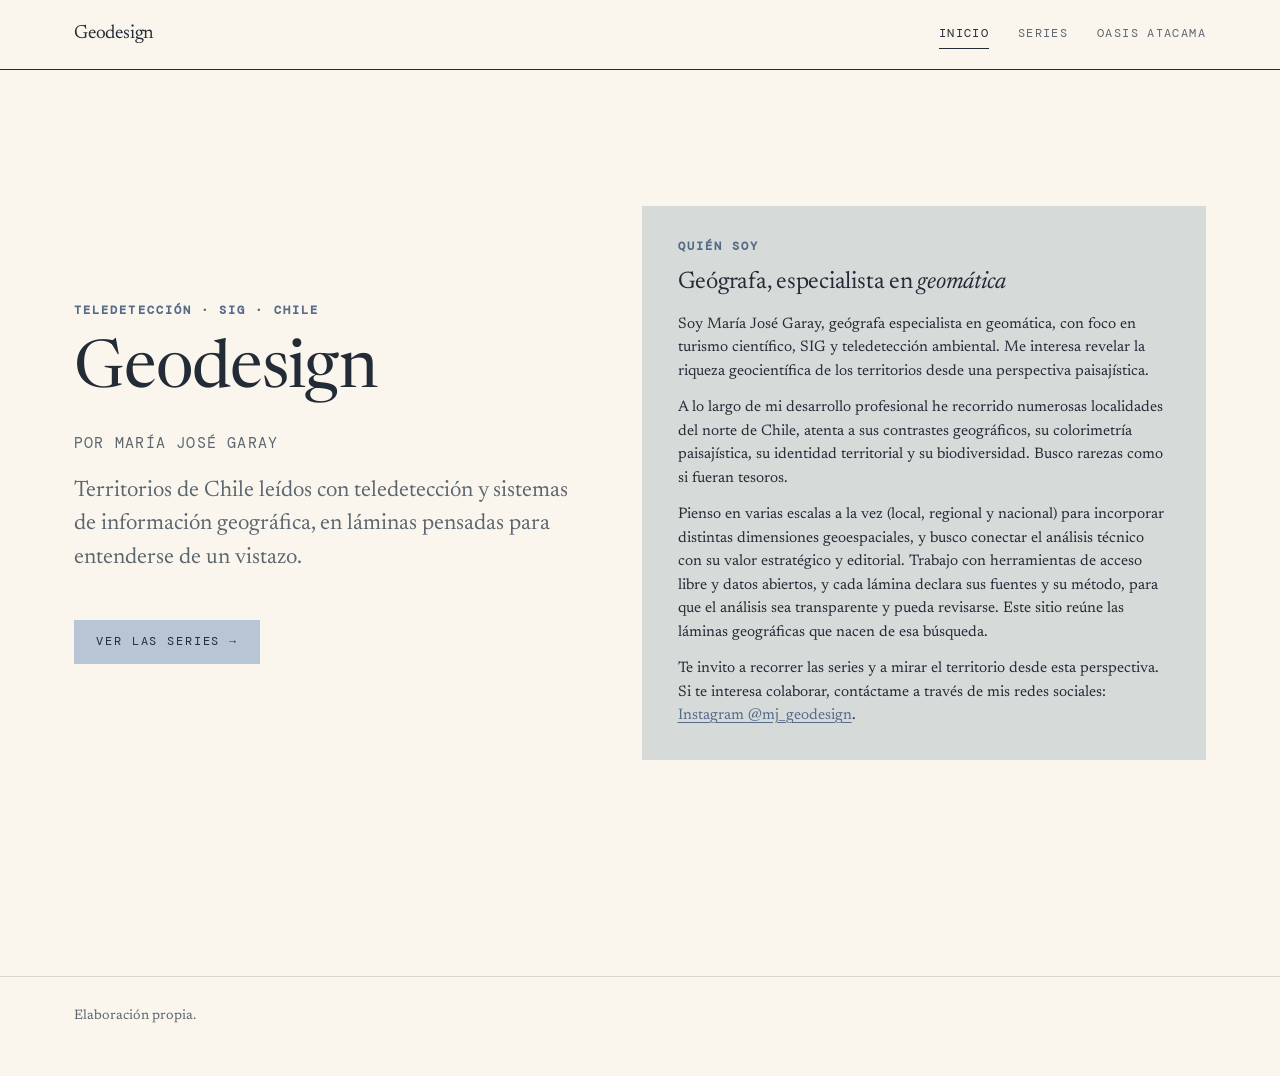
<file: index.html>
<!doctype html>
<html lang="es-CL">
<head>
<meta charset="utf-8">
<meta name="viewport" content="width=device-width,initial-scale=1">
<title>Geodesign · María José Garay</title>
<meta name="description" content="Láminas cartográficas de territorios de Chile, hechas con teledetección y SIG. Serie Oasis Atacama.">
<link rel="preconnect" href="https://fonts.googleapis.com"><link rel="preconnect" href="https://fonts.gstatic.com" crossorigin><link href="https://fonts.googleapis.com/css2?family=Newsreader:ital,opsz,wght@0,6..72,400;0,6..72,500;1,6..72,400&family=DM+Mono:wght@400;500&display=swap" rel="stylesheet">
<link rel="stylesheet" href="estilos.css">
</head>
<body>
<header class="sitio"><div class="wrap"><a class="marca" href="index.html">Geodesign</a><nav><a href="index.html" aria-current="page">Inicio</a><a href="series.html">Series</a><a href="oasis/index.html">Oasis Atacama</a></nav></div></header>
<main class="wrap">
<div class="inicio">
<section class="portada">
<p class="etiqueta">Teledetección · SIG · Chile</p>
<h1>Geodesign</h1>
<p class="firma">por María José Garay</p>
<p class="bajada" style="margin-top:1.2rem">Territorios de Chile leídos con teledetección y sistemas de información geográfica, en láminas pensadas para entenderse de un vistazo.</p>
<div><a class="boton" href="series.html">Ver las series →</a></div>
</section>
<section class="quien" id="quien-soy">
<p class="etiqueta">Quién soy</p><h2>Geógrafa, especialista en <em>geomática</em></h2>
<div>
<p>Soy María José Garay, geógrafa especialista en geomática, con foco en turismo científico, SIG y teledetección ambiental. Me interesa revelar la riqueza geocientífica de los territorios desde una perspectiva paisajística.</p>
<p>A lo largo de mi desarrollo profesional he recorrido numerosas localidades del norte de Chile, atenta a sus contrastes geográficos, su colorimetría paisajística, su identidad territorial y su biodiversidad. Busco rarezas como si fueran tesoros.</p>
<p>Pienso en varias escalas a la vez (local, regional y nacional) para incorporar distintas dimensiones geoespaciales, y busco conectar el análisis técnico con su valor estratégico y editorial. Trabajo con herramientas de acceso libre y datos abiertos, y cada lámina declara sus fuentes y su método, para que el análisis sea transparente y pueda revisarse. Este sitio reúne las láminas geográficas que nacen de esa búsqueda.</p>
<p>Te invito a recorrer las series y a mirar el territorio desde esta perspectiva. Si te interesa colaborar, contáctame a través de mis redes sociales: <a href="https://www.instagram.com/mj_geodesign/" target="_blank" rel="noopener">Instagram @mj_geodesign</a>.</p>
</div>
</section>
</div>
<!-- Aquí irá la selección de imágenes satelitales -->
</main>
<footer><div class="wrap">Elaboración propia.</div></footer>
</body>
</html>
</file>
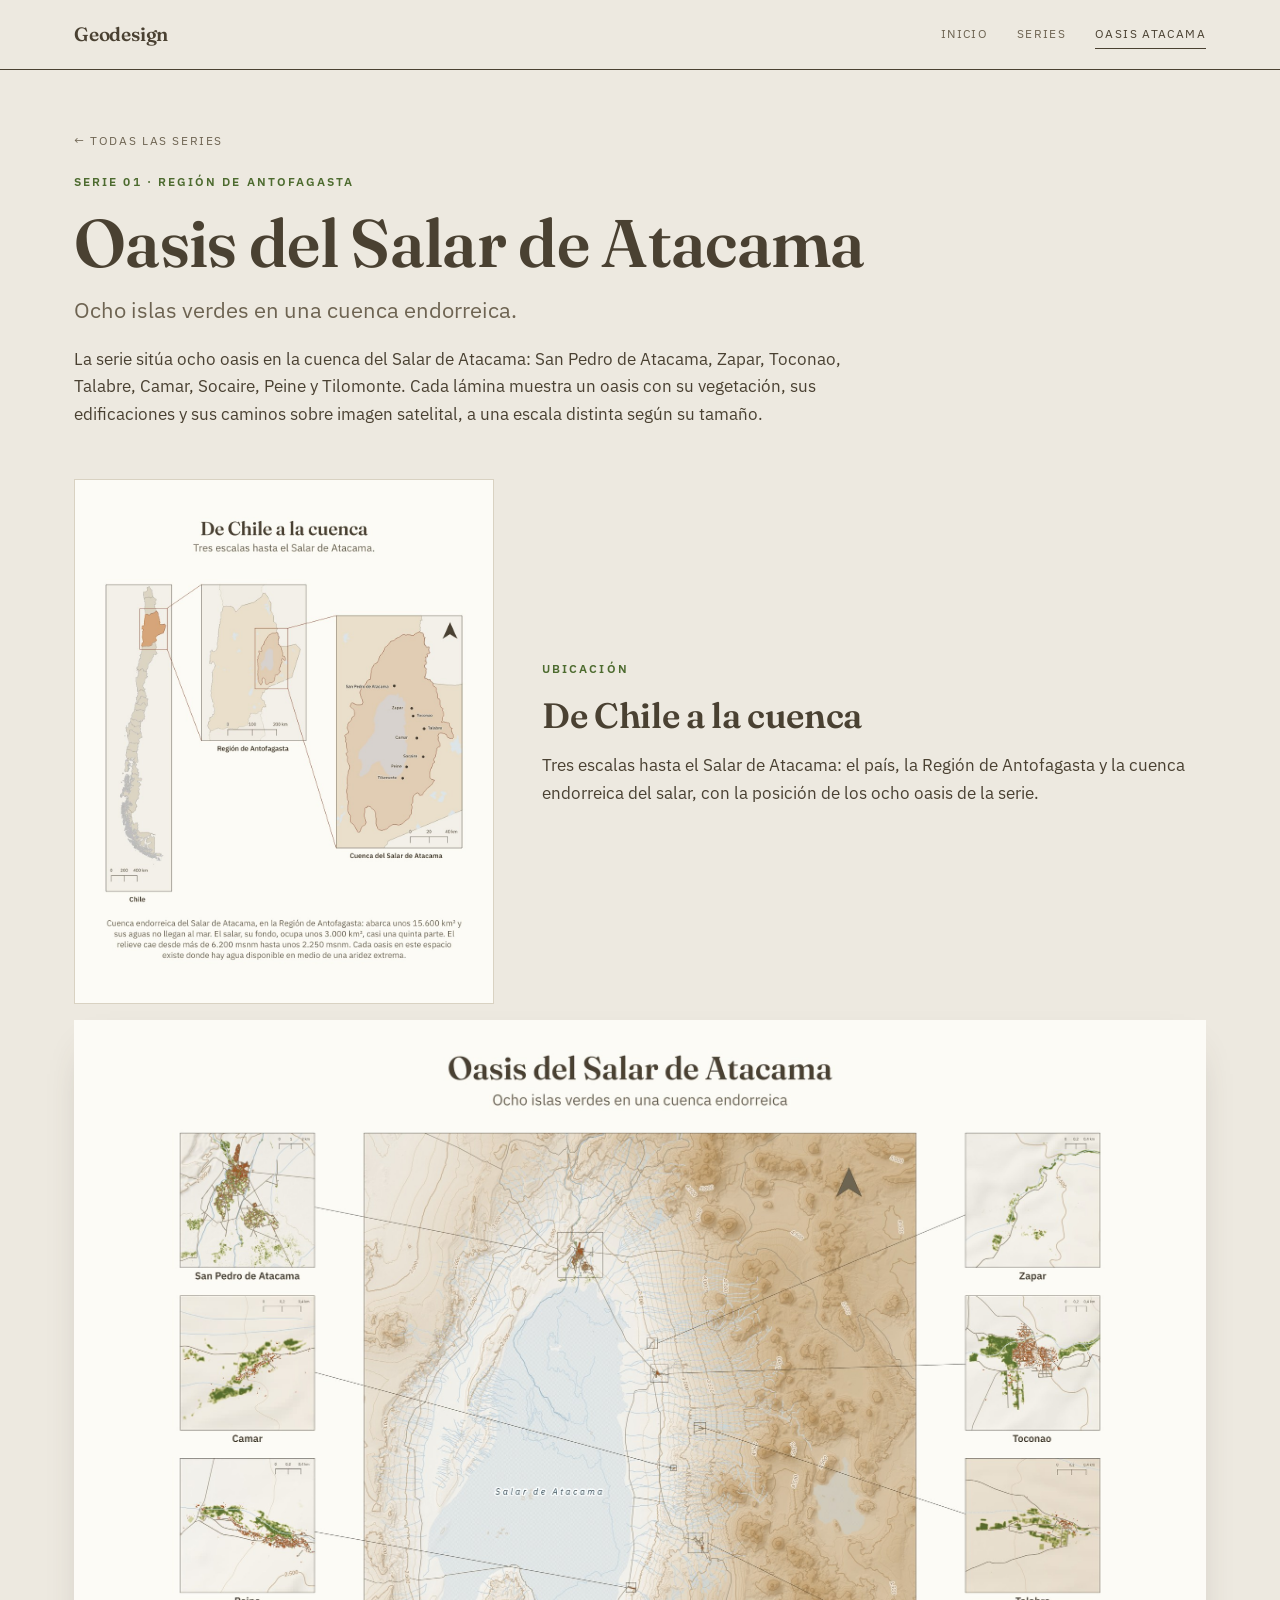
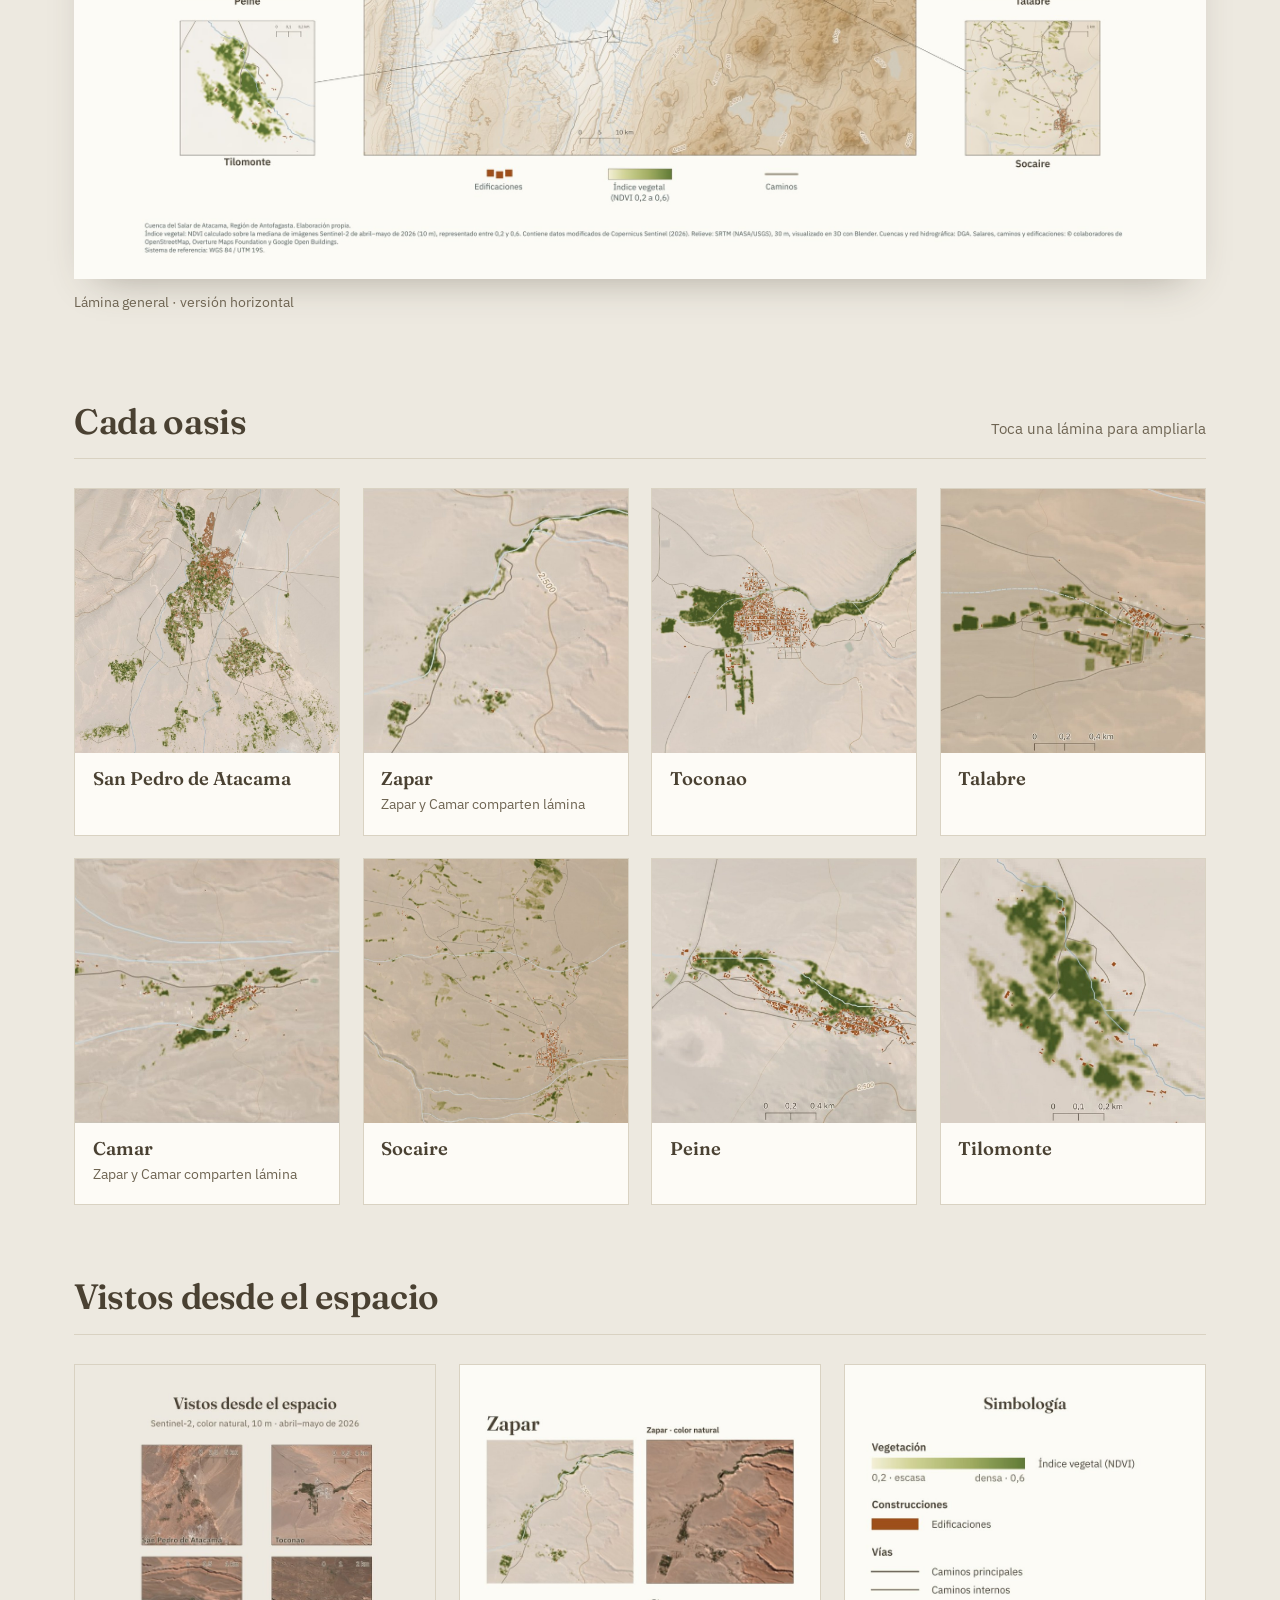
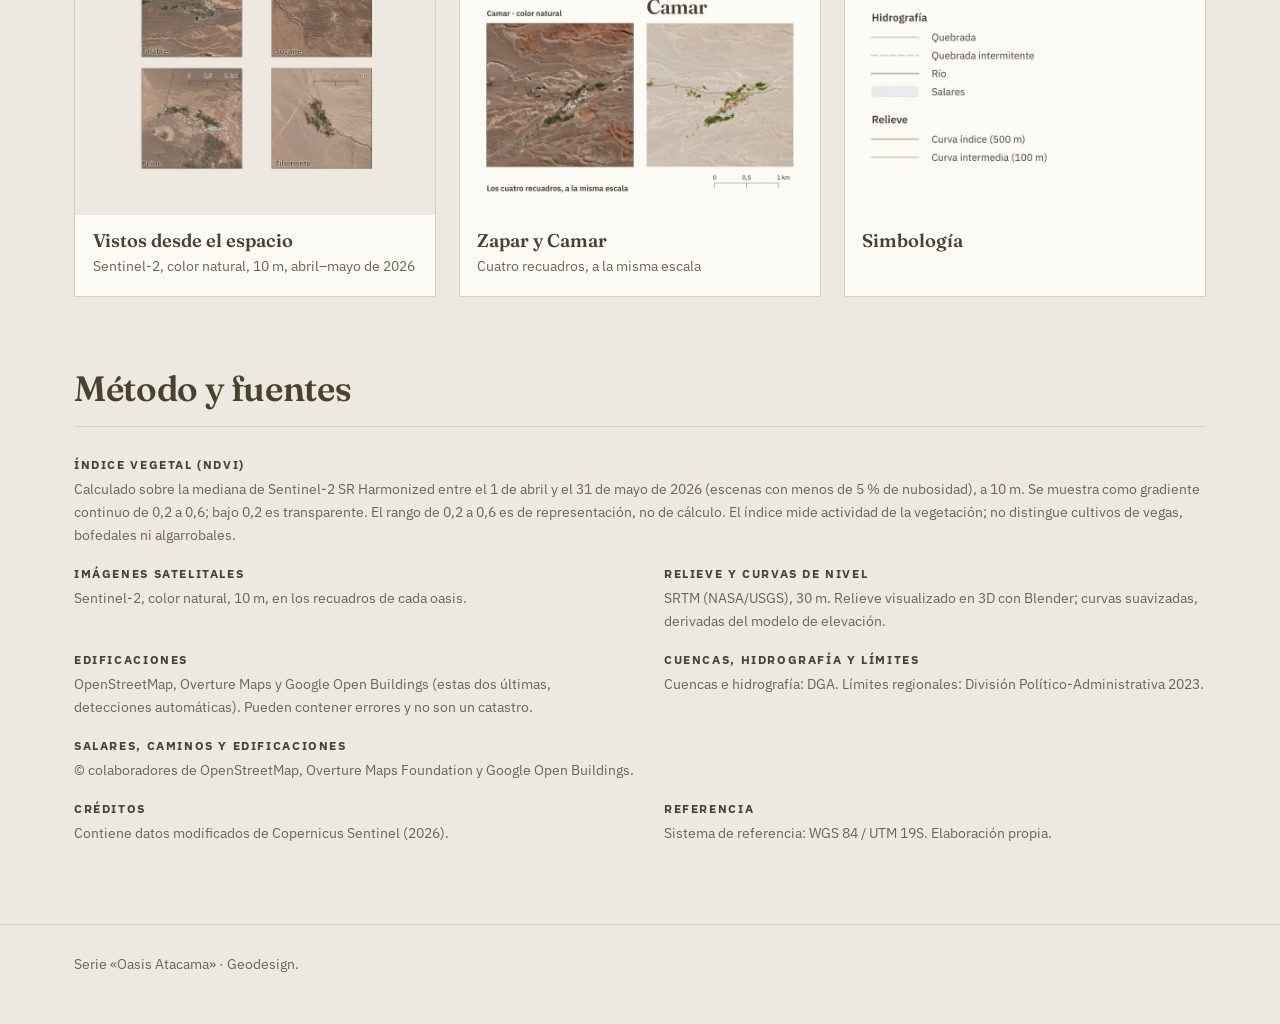
<file: oasis/index.html>
<!doctype html>
<html lang="es-CL">
<head>
<meta charset="utf-8">
<meta name="viewport" content="width=device-width,initial-scale=1">
<title>Oasis Atacama · Geodesign</title>
<meta name="description" content="Ocho islas verdes en una cuenca endorreica: los oasis del Salar de Atacama vistos con Sentinel-2.">
<link rel="preconnect" href="https://fonts.googleapis.com"><link rel="preconnect" href="https://fonts.gstatic.com" crossorigin><link href="https://fonts.googleapis.com/css2?family=Fraunces:opsz,wght@9..144,600&family=IBM+Plex+Sans:wght@400;600&display=swap" rel="stylesheet">
<link rel="stylesheet" href="../estilos.css">
</head>
<body class="tema-oasis">
<header class="sitio"><div class="wrap"><a class="marca" href="../index.html">Geodesign</a><nav><a href="../index.html">Inicio</a><a href="../series.html">Series</a><a href="../oasis/index.html" aria-current="page">Oasis Atacama</a></nav></div></header>
<main class="wrap">
<div class="titulo-pagina"><a class="volver" href="../series.html">← Todas las series</a><p class="etiqueta">Serie 01 · Región de Antofagasta</p><h1>Oasis del Salar de Atacama</h1><p class="bajada">Ocho islas verdes en una cuenca endorreica.</p><p style="margin-top:1.2rem">La serie sitúa ocho oasis en la cuenca del Salar de Atacama: San Pedro de Atacama, Zapar, Toconao, Talabre, Camar, Socaire, Peine y Tilomonte. Cada lámina muestra un oasis con su vegetación, sus edificaciones y sus caminos sobre imagen satelital, a una escala distinta según su tamaño.</p></div>
<section class="ubicacion"><figure class="ficha"><button type="button" data-full="../img/00_ubicacion.jpg" data-alt="Tres mapas encadenados: Chile con la Región de Antofagasta destacada, la región con la cuenca del Salar de Atacama destacada y la cuenca con la ubicación de los ocho oasis." aria-label="Ampliar lámina: De Chile a la cuenca"><img src="../img/00_ubicacion.jpg" width="1080" height="1350" alt="Tres mapas encadenados: Chile con la Región de Antofagasta destacada, la región con la cuenca del Salar de Atacama destacada y la cuenca con la ubicación de los ocho oasis." loading="eager"></button></figure><div><p class="etiqueta">Ubicación</p><h2>De Chile a la cuenca</h2><p>Tres escalas hasta el Salar de Atacama: el país, la Región de Antofagasta y la cuenca endorreica del salar, con la posición de los ocho oasis de la serie.</p></div></section>
<figure class="hero"><img src="../img/oasis_horizontal.jpg" width="2400" height="1823" alt="Lámina horizontal: mapa de la cuenca del Salar de Atacama al centro, con relieve y curvas de nivel, y ocho recuadros de detalle conectados a cada oasis." loading="eager"><figcaption><span>Lámina general · versión horizontal</span></figcaption></figure>
<section class="seccion"><header><h2>Cada oasis</h2><p>Toca una lámina para ampliarla</p></header><div class="grilla cuatro"><figure class="ficha"><button type="button" data-full="../img/02_san_pedro.jpg" data-alt="Mapa del oasis de San Pedro de Atacama sobre imagen satelital: vegetación en verde, edificaciones en marrón y caminos en gris." aria-label="Ampliar lámina: San Pedro de Atacama"><img src="../img/thumbs/02_san_pedro.jpg" width="900" height="900" alt="Mapa del oasis de San Pedro de Atacama sobre imagen satelital: vegetación en verde, edificaciones en marrón y caminos en gris." loading="lazy"></button><figcaption><strong>San Pedro de Atacama</strong></figcaption></figure><figure class="ficha"><button type="button" data-full="../img/10_zapar_camar.jpg" data-alt="Mapa del oasis de Zapar: vegetación verde a lo largo de una quebrada, junto a un camino, sobre relieve sombreado." aria-label="Ampliar lámina: Zapar"><img src="../img/thumbs/zapar.jpg" width="900" height="900" alt="Mapa del oasis de Zapar: vegetación verde a lo largo de una quebrada, junto a un camino, sobre relieve sombreado." loading="lazy"></button><figcaption><strong>Zapar</strong><span>Zapar y Camar comparten lámina</span></figcaption></figure><figure class="ficha"><button type="button" data-full="../img/03_toconao.jpg" data-alt="Mapa del oasis de Toconao: franjas de vegetación verde al oeste y al este del casco urbano, con edificaciones en marrón." aria-label="Ampliar lámina: Toconao"><img src="../img/thumbs/03_toconao.jpg" width="900" height="900" alt="Mapa del oasis de Toconao: franjas de vegetación verde al oeste y al este del casco urbano, con edificaciones en marrón." loading="lazy"></button><figcaption><strong>Toconao</strong></figcaption></figure><figure class="ficha"><button type="button" data-full="../img/04_talabre.jpg" data-alt="Mapa del oasis de Talabre: parcelas verdes alargadas alrededor del poblado, sobre imagen satelital." aria-label="Ampliar lámina: Talabre"><img src="../img/thumbs/04_talabre.jpg" width="900" height="900" alt="Mapa del oasis de Talabre: parcelas verdes alargadas alrededor del poblado, sobre imagen satelital." loading="lazy"></button><figcaption><strong>Talabre</strong></figcaption></figure><figure class="ficha"><button type="button" data-full="../img/10_zapar_camar.jpg" data-alt="Mapa del oasis de Camar: vegetación verde y edificaciones en marrón entre quebradas, sobre relieve sombreado." aria-label="Ampliar lámina: Camar"><img src="../img/thumbs/camar.jpg" width="900" height="900" alt="Mapa del oasis de Camar: vegetación verde y edificaciones en marrón entre quebradas, sobre relieve sombreado." loading="lazy"></button><figcaption><strong>Camar</strong><span>Zapar y Camar comparten lámina</span></figcaption></figure><figure class="ficha"><button type="button" data-full="../img/05_socaire.jpg" data-alt="Mapa del oasis de Socaire: parcelas verdes dispersas alrededor del poblado, con caminos en gris." aria-label="Ampliar lámina: Socaire"><img src="../img/thumbs/05_socaire.jpg" width="900" height="900" alt="Mapa del oasis de Socaire: parcelas verdes dispersas alrededor del poblado, con caminos en gris." loading="lazy"></button><figcaption><strong>Socaire</strong></figcaption></figure><figure class="ficha"><button type="button" data-full="../img/06_peine.jpg" data-alt="Mapa del oasis de Peine: vegetación verde y edificaciones en marrón dispuestas de forma alargada." aria-label="Ampliar lámina: Peine"><img src="../img/thumbs/06_peine.jpg" width="900" height="900" alt="Mapa del oasis de Peine: vegetación verde y edificaciones en marrón dispuestas de forma alargada." loading="lazy"></button><figcaption><strong>Peine</strong></figcaption></figure><figure class="ficha"><button type="button" data-full="../img/07_tilomonte.jpg" data-alt="Mapa del oasis de Tilomonte: mancha de vegetación verde con quebradas en azul y algunas edificaciones." aria-label="Ampliar lámina: Tilomonte"><img src="../img/thumbs/07_tilomonte.jpg" width="900" height="900" alt="Mapa del oasis de Tilomonte: mancha de vegetación verde con quebradas en azul y algunas edificaciones." loading="lazy"></button><figcaption><strong>Tilomonte</strong></figcaption></figure></div></section>
<section class="seccion"><header><h2>Vistos desde el espacio</h2></header><div class="grilla"><figure class="ficha"><button type="button" data-full="../img/08_vistos_desde_el_espacio.jpg" data-alt="Seis recuadros en color natural de los oasis, vistos con Sentinel-2." aria-label="Ampliar lámina: Vistos desde el espacio"><img src="../img/thumbs/08_vistos_desde_el_espacio.jpg" width="800" height="1000" alt="Seis recuadros en color natural de los oasis, vistos con Sentinel-2." loading="lazy"></button><figcaption><strong>Vistos desde el espacio</strong><span>Sentinel-2, color natural, 10 m, abril–mayo de 2026</span></figcaption></figure><figure class="ficha"><button type="button" data-full="../img/10_zapar_camar.jpg" data-alt="Zapar y Camar: cada oasis en color natural y con su vegetación, a la misma escala." aria-label="Ampliar lámina: Zapar y Camar"><img src="../img/thumbs/10_zapar_camar.jpg" width="800" height="1000" alt="Zapar y Camar: cada oasis en color natural y con su vegetación, a la misma escala." loading="lazy"></button><figcaption><strong>Zapar y Camar</strong><span>Cuatro recuadros, a la misma escala</span></figcaption></figure><figure class="ficha"><button type="button" data-full="../img/09_simbologia.jpg" data-alt="Simbología de la serie: índice vegetal, edificaciones, vías, hidrografía y curvas de nivel." aria-label="Ampliar lámina: Simbología"><img src="../img/thumbs/09_simbologia.jpg" width="800" height="1000" alt="Simbología de la serie: índice vegetal, edificaciones, vías, hidrografía y curvas de nivel." loading="lazy"></button><figcaption><strong>Simbología</strong></figcaption></figure></div></section>
<section class="seccion"><header><h2>Método y fuentes</h2></header>
<div class="metodo">
<p class="ancho"><strong>Índice vegetal (NDVI)</strong>Calculado sobre la mediana de Sentinel-2 SR Harmonized entre el 1 de abril y el 31 de mayo de 2026 (escenas con menos de 5&nbsp;% de nubosidad), a 10&nbsp;m. Se muestra como gradiente continuo de 0,2 a 0,6; bajo 0,2 es transparente. El rango de 0,2 a 0,6 es de representación, no de cálculo. El índice mide actividad de la vegetación; no distingue cultivos de vegas, bofedales ni algarrobales.</p>
<p><strong>Imágenes satelitales</strong>Sentinel-2, color natural, 10&nbsp;m, en los recuadros de cada oasis.</p>
<p><strong>Relieve y curvas de nivel</strong>SRTM (NASA/USGS), 30&nbsp;m. Relieve visualizado en 3D con Blender; curvas suavizadas, derivadas del modelo de elevación.</p>
<p><strong>Edificaciones</strong>OpenStreetMap, Overture Maps y Google Open Buildings (estas dos últimas, detecciones automáticas). Pueden contener errores y no son un catastro.</p>
<p><strong>Cuencas, hidrografía y límites</strong>Cuencas e hidrografía: DGA. Límites regionales: División Político-Administrativa 2023.</p>
<p class="ancho"><strong>Salares, caminos y edificaciones</strong>© colaboradores de OpenStreetMap, Overture Maps Foundation y Google Open Buildings.</p>
<p><strong>Créditos</strong>Contiene datos modificados de Copernicus Sentinel (2026).</p>
<p><strong>Referencia</strong>Sistema de referencia: WGS&nbsp;84 / UTM&nbsp;19S. Elaboración propia.</p>
</div></section>
</main>
<footer><div class="wrap">Serie «Oasis Atacama» · Geodesign.</div></footer>
<dialog id="visor"><form method="dialog"><button aria-label="Cerrar">Cerrar ✕</button></form><img id="visor-img" alt=""></dialog>
<script>
(function(){var d=document.getElementById("visor"),i=document.getElementById("visor-img");
if(!d||!d.showModal)return;
document.querySelectorAll("[data-full]").forEach(function(b){b.addEventListener("click",function(){i.src=b.dataset.full;i.alt=b.dataset.alt||"";d.showModal();});});
d.addEventListener("click",function(e){if(e.target===d)d.close();});})();
</script>
</body>
</html>
</file>
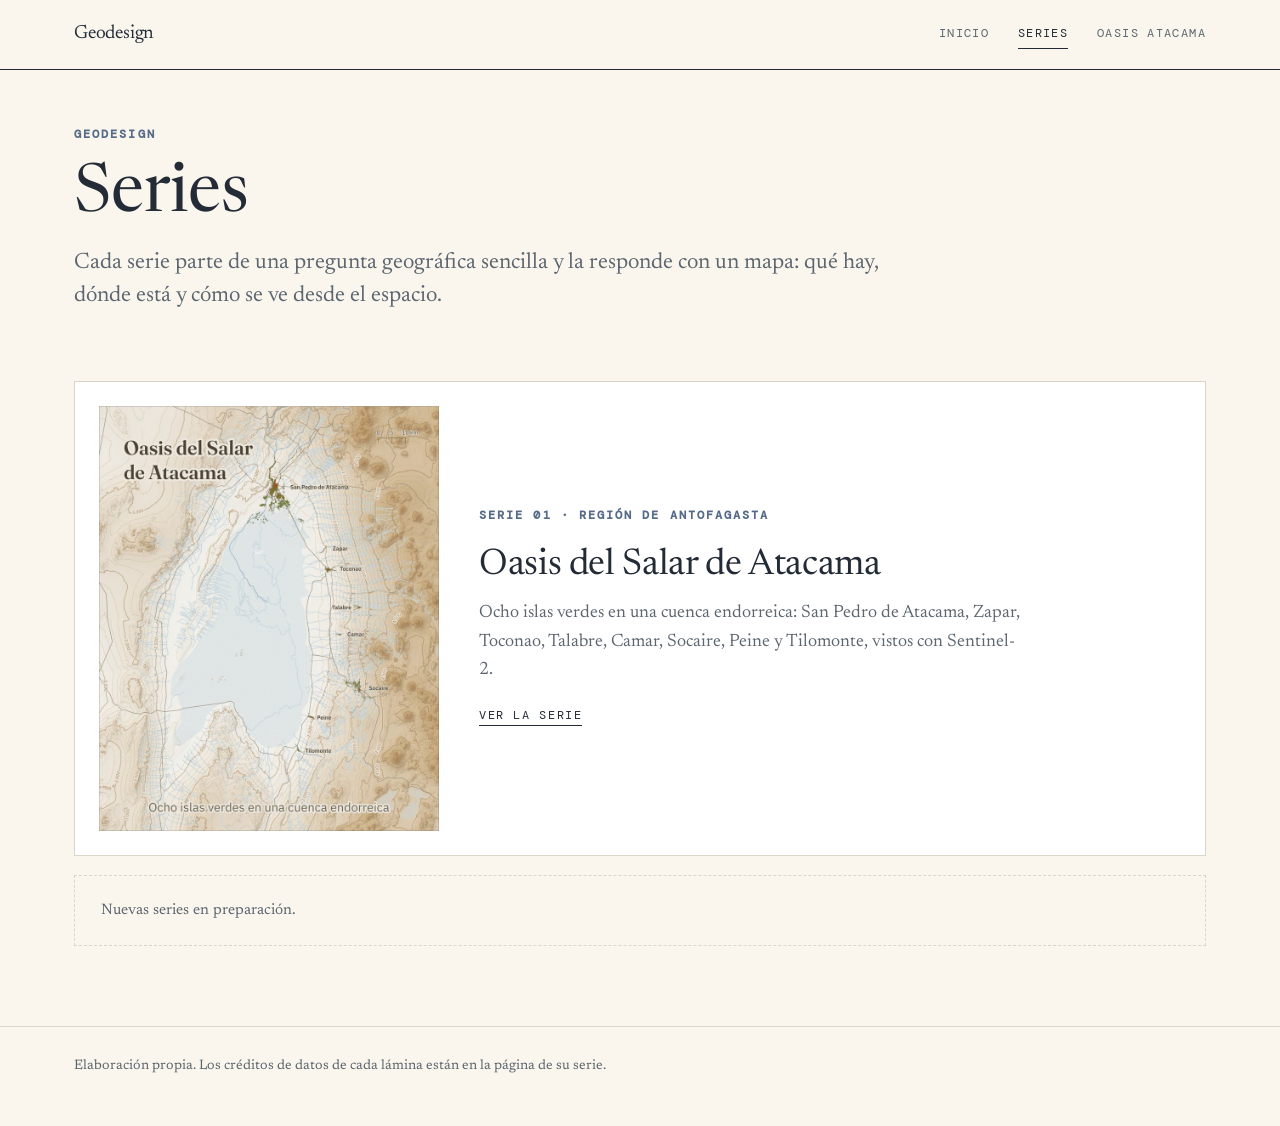
<file: series.html>
<!doctype html>
<html lang="es-CL">
<head>
<meta charset="utf-8">
<meta name="viewport" content="width=device-width,initial-scale=1">
<title>Series · Geodesign</title>
<meta name="description" content="Series de láminas geográficas: una por territorio.">
<link rel="preconnect" href="https://fonts.googleapis.com"><link rel="preconnect" href="https://fonts.gstatic.com" crossorigin><link href="https://fonts.googleapis.com/css2?family=Newsreader:ital,opsz,wght@0,6..72,400;0,6..72,500;1,6..72,400&family=DM+Mono:wght@400;500&display=swap" rel="stylesheet">
<link rel="stylesheet" href="estilos.css">
</head>
<body>
<header class="sitio"><div class="wrap"><a class="marca" href="index.html">Geodesign</a><nav><a href="index.html">Inicio</a><a href="series.html" aria-current="page">Series</a><a href="oasis/index.html">Oasis Atacama</a></nav></div></header>
<main class="wrap">
<div class="titulo-pagina"><p class="etiqueta">Geodesign</p><h1>Series</h1><p class="bajada">Cada serie parte de una pregunta geográfica sencilla y la responde con un mapa: qué hay, dónde está y cómo se ve desde el espacio.</p></div>
<section style="padding-top:1rem">
<a class="serie" href="oasis/index.html"><img src="img/thumbs/01_mapa_general.jpg" width="800" height="1000" alt="Mapa de la cuenca del Salar de Atacama con relieve y curvas de nivel; los oasis aparecen como manchas verdes." loading="lazy"><div><p class="etiqueta">Serie 01 · Región de Antofagasta</p><h3>Oasis del Salar de Atacama</h3><p>Ocho islas verdes en una cuenca endorreica: San Pedro de Atacama, Zapar, Toconao, Talabre, Camar, Socaire, Peine y Tilomonte, vistos con Sentinel-2.</p><span class="ir">Ver la serie</span></div></a>
<p class="nueva">Nuevas series en preparación.</p>
</section>
</main>
<footer><div class="wrap">Elaboración propia. Los créditos de datos de cada lámina están en la página de su serie.</div></footer>
</body>
</html>
</file>
<file: estilos.css>
:root{--texto:#232B36;--gris:#5C6670;--fondo:#FAF6ED;--leyenda:#FFFFFF;--linea:#DAD6C8;--acento:#566B88;--azul:#B8C5D5;--bruma:#D6DAD9;--crema:#E8E6D2;--mantequilla:#E8DFB4;--sombra:35,43,54;--velo:rgba(24,30,38,.85);--boton-hover:#232B36;--f-titulo:Newsreader,Georgia,serif;--f-texto:Newsreader,Georgia,serif;--f-mono:"DM Mono","Courier New",monospace;--peso-titulo:400;--tam-base:18px}
/* tema de serie: Oasis Atacama (paleta propia de las láminas) */
.tema-oasis{--texto:#4A4132;--gris:#6E6452;--fondo:#EDE9E0;--leyenda:#FDFBF6;--linea:#d9d2c2;--acento:#4d6b2f;--azul:#d9d2c2;--bruma:#E4DED0;--crema:#EDE9E0;--mantequilla:#E4DED0;--sombra:74,65,50;--velo:rgba(40,34,24,.82);--boton-hover:#2f2920;--f-titulo:Fraunces,Georgia,serif;--f-texto:"IBM Plex Sans",system-ui,sans-serif;--f-mono:"IBM Plex Sans",system-ui,sans-serif;--peso-titulo:600;--tam-base:17px}
*{box-sizing:border-box}
html{-webkit-text-size-adjust:100%;scroll-behavior:smooth}
body{margin:0;background:var(--fondo);color:var(--texto);font-family:var(--f-texto);line-height:1.6;font-size:var(--tam-base);-webkit-font-smoothing:antialiased}
a{color:inherit}
.wrap{max-width:1180px;margin:0 auto;padding:0 24px}
/* cabecera */
header.sitio{border-bottom:1px solid var(--texto)}
header.sitio .wrap{display:flex;justify-content:space-between;align-items:center;padding-top:1.2rem;padding-bottom:1.2rem}
.marca{font-family:var(--f-titulo);font-weight:var(--peso-titulo);font-size:1.2rem;text-decoration:none;letter-spacing:-.01em}
header.sitio nav{display:flex;gap:1.8rem}
header.sitio nav a{font-family:var(--f-mono);font-size:.72rem;letter-spacing:.12em;text-transform:uppercase;text-decoration:none;color:var(--gris);padding:.3rem 0;border-bottom:1px solid transparent;transition:.2s}
header.sitio nav a:hover,header.sitio nav a[aria-current]{color:var(--texto);border-bottom-color:var(--texto)}
/* tipografía */
h1,h2,h3{font-family:var(--f-titulo);font-weight:var(--peso-titulo);letter-spacing:-.01em;margin:0}
h1{font-size:clamp(2.6rem,7vw,5rem);line-height:1.02}
h2{font-size:clamp(1.6rem,3vw,2.2rem);line-height:1.15}
h3{font-size:1.2rem;line-height:1.25}
h1 em,h2 em,h3 em{font-style:italic}
.etiqueta{font-family:var(--f-mono);font-size:.72rem;letter-spacing:.18em;text-transform:uppercase;color:var(--acento);font-weight:600;margin:0 0 1.1rem}
p{margin:0 0 1rem}
.bajada{font-size:clamp(1.15rem,2vw,1.4rem);line-height:1.5;color:var(--gris)}
/* portada de entrada: título a la izquierda, quién soy a la derecha */
.inicio{display:grid;grid-template-columns:minmax(0,1fr) minmax(0,1.1fr);gap:3.5rem;align-items:center;min-height:calc(100vh - 74px);padding:2.5rem 0}
.inicio .portada{min-height:0;padding:0}
.firma{font-family:var(--f-mono);font-size:.8rem;letter-spacing:.08em;text-transform:uppercase;color:var(--gris);margin:.6rem 0 0}
.inicio .portada h1{font-size:clamp(2.6rem,5.2vw,4.6rem)}
.inicio .quien{display:block;margin:0;padding:2rem 2.2rem}
.inicio .quien h2{font-size:1.5rem;margin:.3rem 0 1rem}
.inicio .quien p{font-size:.95rem;line-height:1.55;margin:0 0 .8rem}
.inicio .quien p:last-child{margin-bottom:0}
.portada{min-height:calc(100vh - 74px);display:flex;flex-direction:column;justify-content:center;align-items:flex-start;padding:4rem 0}
.portada .bajada{max-width:42rem}
.quien{display:grid;grid-template-columns:minmax(0,1fr) 2fr;gap:3rem;padding:3rem 2.4rem;background:var(--bruma);margin-top:1rem}
.quien p{max-width:40rem;font-size:1.05rem}
.quien p.etiqueta{font-size:.72rem}
.quien a{color:var(--acento);text-underline-offset:3px}
.quien a:hover{color:var(--texto)}
.portada h1{font-size:clamp(3rem,8vw,6rem)}
.portada figure{margin:0;justify-self:end;max-width:460px;width:100%}
.portada figure img{display:block;width:100%;height:auto;box-shadow:0 22px 48px -24px rgba(var(--sombra),.55)}
.firma{margin:1.6rem 0 0;font-size:.95rem;color:var(--gris)}
.boton{display:inline-block;margin-top:1.8rem;padding:.8rem 1.4rem;background:var(--azul);color:var(--texto);text-decoration:none;font-family:var(--f-mono);font-size:.72rem;letter-spacing:.16em;text-transform:uppercase;transition:.2s}
.boton:hover{background:var(--boton-hover);color:var(--fondo)}
/* portada: intro */
.intro{display:grid;grid-template-columns:1.25fr 1fr;gap:3rem;align-items:end;padding:4.5rem 0 3rem}
.intro .bio{font-size:1rem;color:var(--texto);border-left:2px solid var(--linea);padding-left:1.4rem}
/* imagen principal */
.hero{margin:0 0 1rem}
.hero img{display:block;width:100%;height:auto;background:var(--leyenda);box-shadow:0 18px 40px -22px rgba(var(--sombra),.45)}
.hero figcaption{display:flex;justify-content:space-between;gap:1rem;flex-wrap:wrap;font-size:.85rem;color:var(--gris);margin-top:.8rem}
.hero figcaption a{text-decoration:none;border-bottom:1px solid var(--gris)}
.hero figcaption a:hover{color:var(--texto);border-color:var(--texto)}
/* sección */
.seccion{padding:4.5rem 0 0}
.seccion>header{display:flex;justify-content:space-between;align-items:baseline;gap:1rem;flex-wrap:wrap;margin-bottom:1.8rem;padding-bottom:1rem;border-bottom:1px solid var(--linea)}
.seccion>header p{margin:0;color:var(--gris);font-size:.95rem}
/* tarjetas de serie */
.serie{display:grid;grid-template-columns:minmax(0,340px) 1fr;gap:2.5rem;align-items:center;background:var(--leyenda);border:1px solid var(--linea);padding:1.5rem;text-decoration:none;transition:.25s}
.serie:hover{transform:translateY(-3px);box-shadow:0 18px 36px -24px rgba(var(--sombra),.55)}
.serie img{display:block;width:100%;height:auto}
.serie h3{font-size:clamp(1.6rem,3vw,2.3rem);margin-bottom:.6rem}
.serie p{color:var(--gris);max-width:34rem}
.serie p.etiqueta{color:var(--acento)}
.serie .ir{font-family:var(--f-mono);font-size:.72rem;letter-spacing:.14em;text-transform:uppercase;color:var(--texto);border-bottom:1px solid var(--texto);padding-bottom:2px}
.nueva{margin-top:1.2rem;border:1px dashed var(--linea);padding:1.4rem 1.6rem;color:var(--gris);font-size:.95rem}
/* oasis */
.titulo-pagina{padding:3.5rem 0 2.2rem;max-width:52rem}
.titulo-pagina h1{font-size:clamp(2.4rem,6vw,4.2rem);margin-bottom:1rem}
.volver{font-family:var(--f-mono);font-size:.72rem;letter-spacing:.14em;text-transform:uppercase;text-decoration:none;color:var(--gris);display:inline-block;margin-bottom:1.4rem}
.volver:hover{color:var(--texto)}
.grilla{display:grid;grid-template-columns:repeat(3,1fr);gap:1.4rem}
.grilla.cuatro{grid-template-columns:repeat(4,1fr)}
.ficha{margin:0;background:var(--leyenda);border:1px solid var(--linea);transition:.25s}
.ficha:hover{transform:translateY(-3px);box-shadow:0 18px 36px -24px rgba(var(--sombra),.55)}
.ficha button{display:block;width:100%;padding:0;border:0;background:none;cursor:zoom-in}
.ficha img{display:block;width:100%;height:auto}
.ficha figcaption{padding:.9rem 1.1rem 1.1rem}
.ficha figcaption strong{font-family:var(--f-titulo);font-size:1.15rem;font-weight:var(--peso-titulo);display:block;line-height:1.2}
.ficha figcaption span{font-size:.85rem;color:var(--gris)}
.ubicacion{display:grid;grid-template-columns:minmax(0,420px) 1fr;gap:3rem;align-items:center;margin:0 0 1rem}
.ubicacion .ficha{max-width:420px}
.ubicacion h2{margin-bottom:1rem}
/* método */
.metodo{display:grid;grid-template-columns:1fr 1fr;gap:1.2rem 3rem;margin-top:.5rem}
.metodo p{font-size:.9rem;color:var(--gris);margin:0}
.metodo strong{display:block;font-size:.72rem;letter-spacing:.14em;text-transform:uppercase;color:var(--texto);margin-bottom:.15rem}
.metodo .ancho{grid-column:1/-1}
/* visor */
dialog{border:0;padding:0;background:transparent;max-width:min(94vw,900px);max-height:94vh;overflow:visible}
dialog::backdrop{background:var(--velo)}
dialog img{display:block;max-width:100%;max-height:90vh;margin:auto;background:var(--leyenda)}
dialog form{position:absolute;top:-2.4rem;right:0;margin:0}
dialog button{font:inherit;font-size:.8rem;letter-spacing:.12em;text-transform:uppercase;background:none;border:0;color:#fff;cursor:pointer}
footer{margin-top:5rem;border-top:1px solid var(--linea);padding:1.8rem 0 3rem;font-size:.85rem;color:var(--gris)}
@media (max-width:980px){.inicio{grid-template-columns:1fr;gap:2rem;min-height:0}}
@media (max-width:820px){
 .portada{min-height:0;padding:3rem 0 2.4rem}
 .quien{grid-template-columns:1fr;gap:1.2rem;padding:2rem 1.4rem}
 .portada figure{justify-self:start;max-width:320px}
 .ubicacion{grid-template-columns:1fr;gap:1.4rem}
 .intro{grid-template-columns:1fr;gap:1.6rem;padding:2.6rem 0 2rem}
 .serie{grid-template-columns:1fr;gap:1.4rem}
 .grilla,.grilla.cuatro{grid-template-columns:repeat(2,1fr);gap:1rem}
 .metodo{grid-template-columns:1fr}
}
@media (max-width:480px){body{font-size:16px}.wrap{padding:0 16px}.grilla,.grilla.cuatro{grid-template-columns:1fr}}
@media (prefers-reduced-motion:reduce){*{transition:none!important}}
</file>
